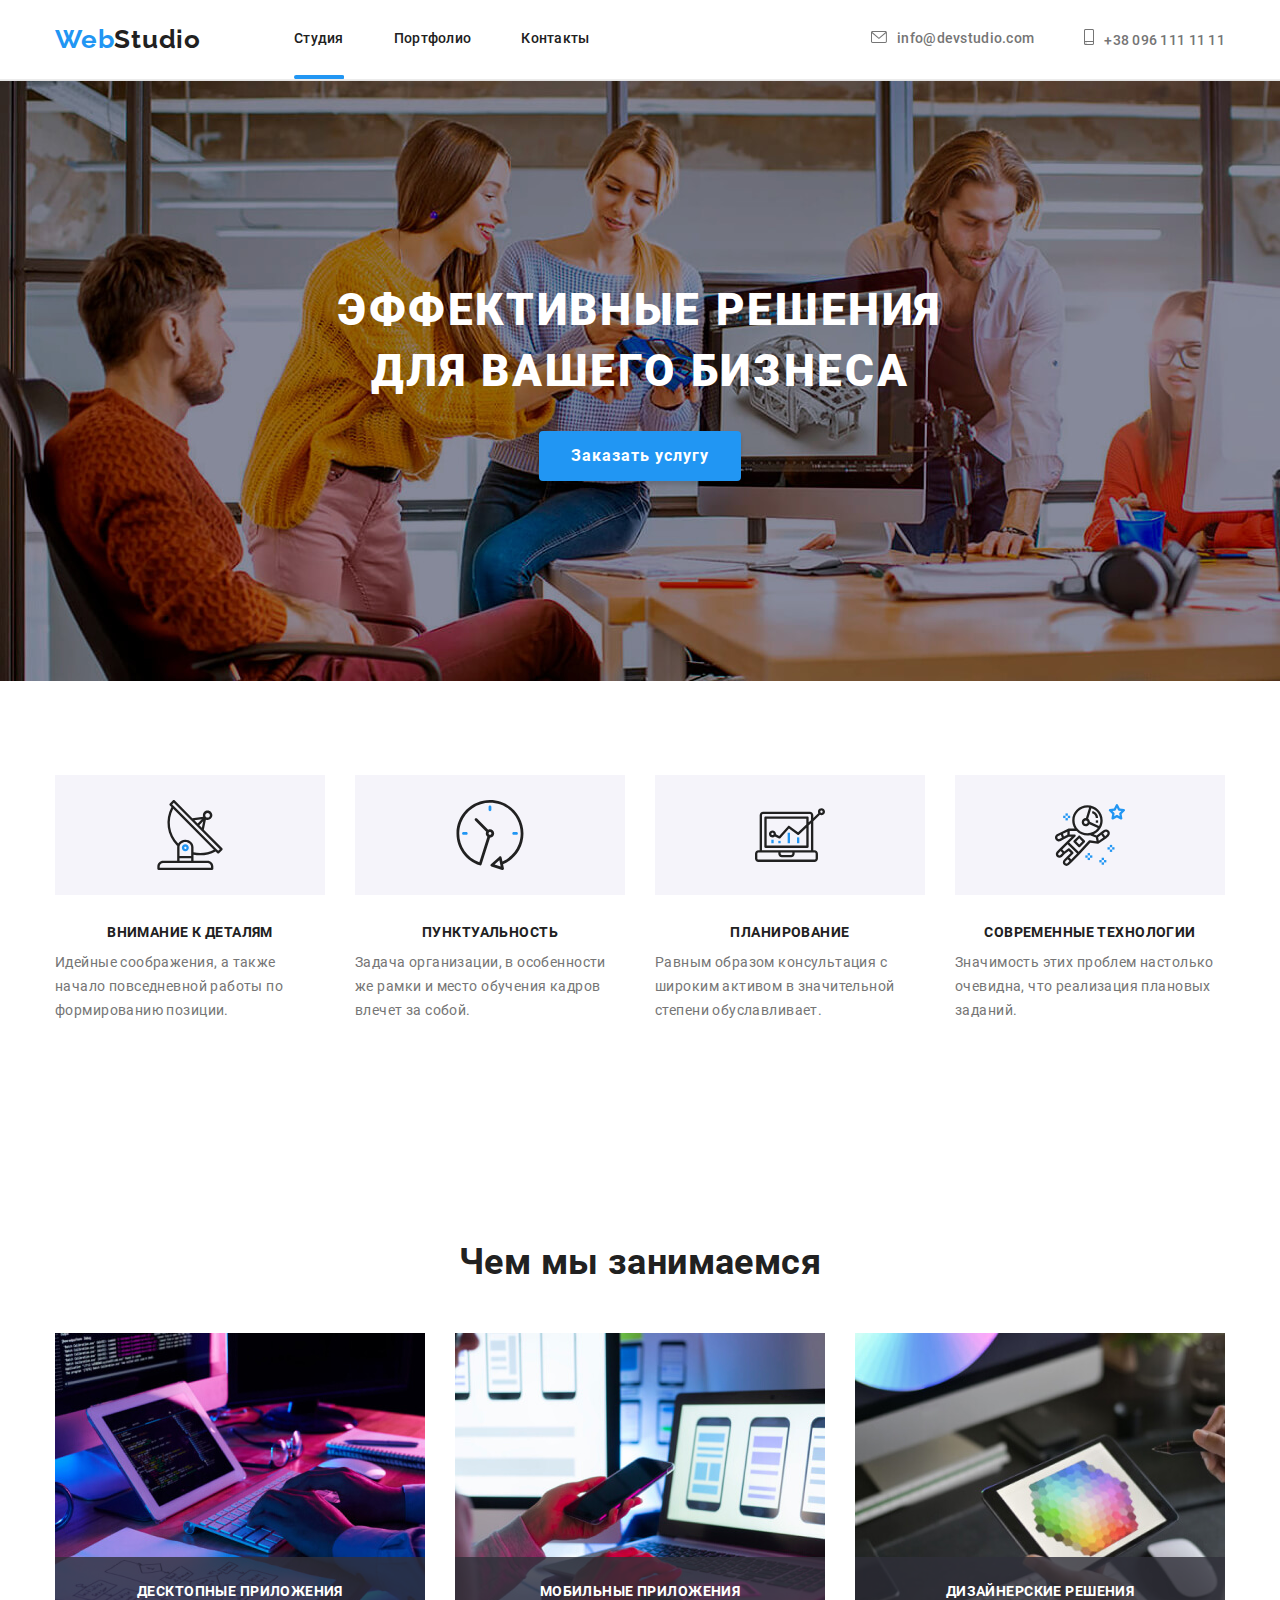
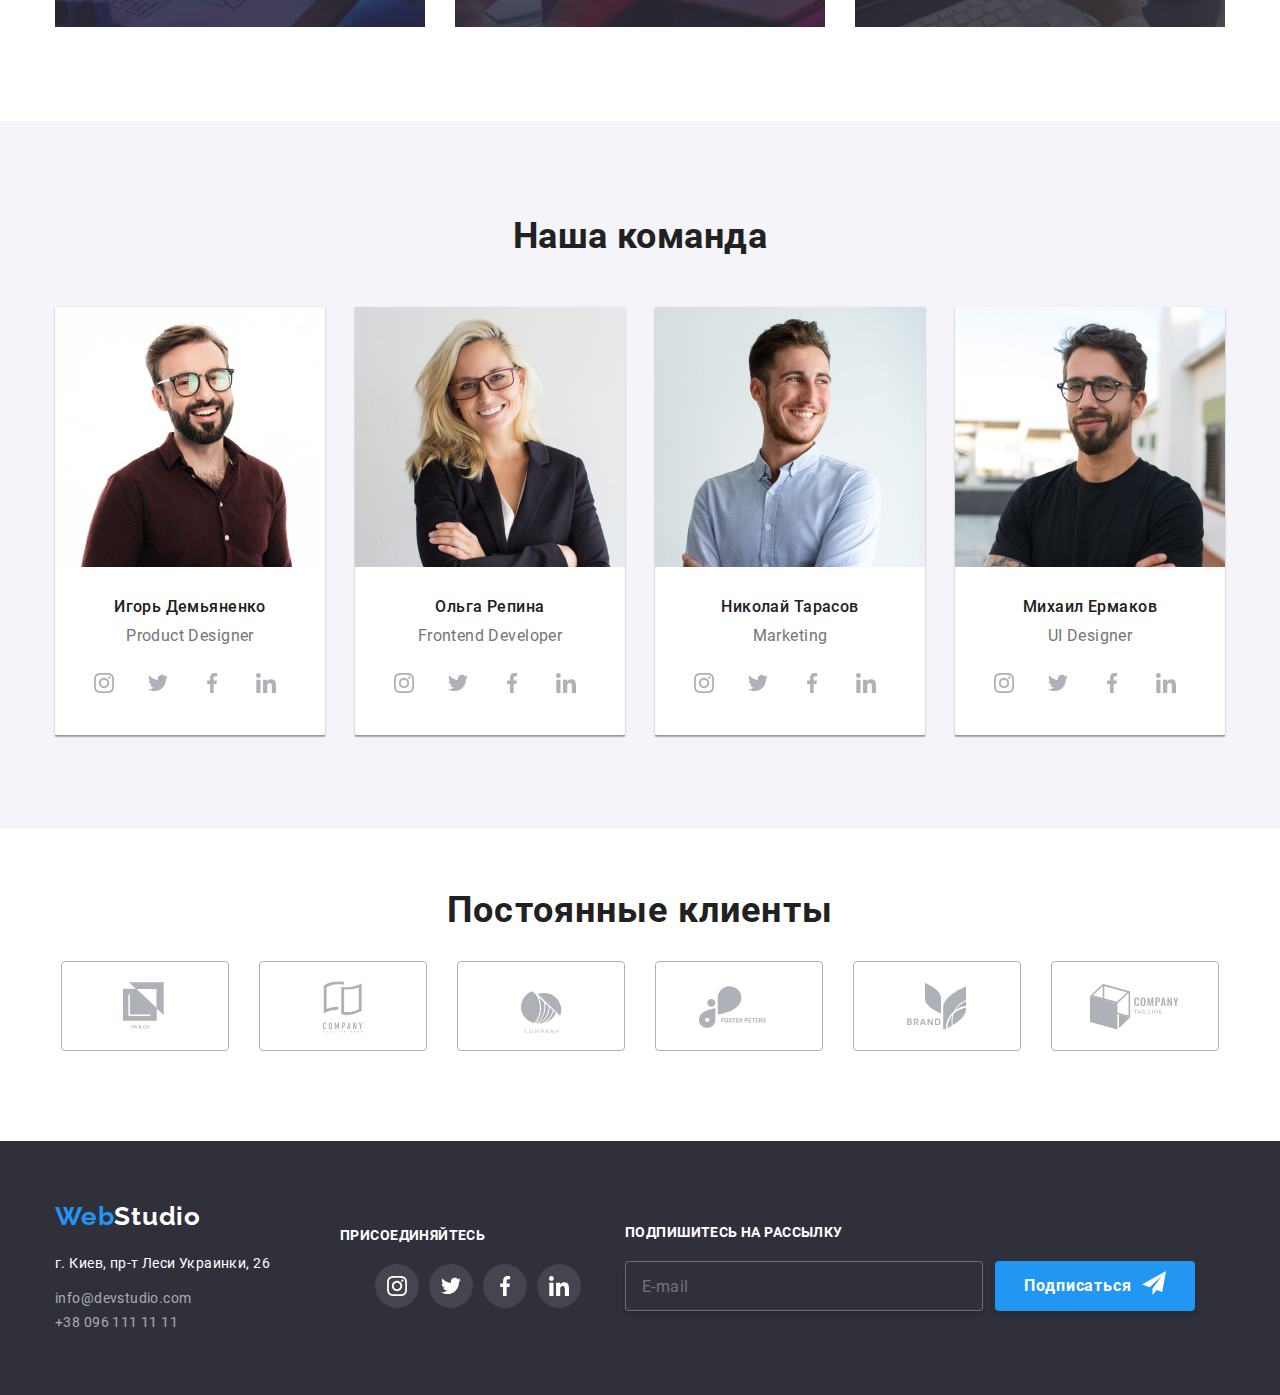
<file: index.html>
<!DOCTYPE html>
<html lang="ru">

<head>
    <meta charset="UTF-8">
    <meta name="viewport" content="width=device-width, initial-scale=1.0">
    <title>Web Studio</title>
    <link href="https://fonts.googleapis.com/css2?family=Raleway:wght@700&display=swap" rel="stylesheet">
    <link rel="stylesheet"
        href="https://cdnjs.cloudflare.com/ajax/libs/modern-normalize/1.0.0/modern-normalize.min.css">
    <link rel="stylesheet" href="./CSS/main.min.css">
</head>



<body class="page">
    <header class="header ">
        <!--Навигация-->
        <div class="container header-container">
            <nav class="navigation">

                <a class="logo link" href="./index.html">
                    <span>Web</span><span class="logo-studio">Studio</span>
                </a>

                <button type="button" class="button-menu is-open" aria-expanded="false" aria-controls="menu-container"
                    data-menu-button>
                    <svg class="menu-icon-svg hover-time" aria-label="Переключатель мобильного меню" width="40"
                        height="40">
                        <use class="menumobi" href="./images/sprite.svg#menumobi"></use>
                        <use class="closemobi" href="./images/sprite.svg#closemobi"></use>
                    </svg>

                </button>

                <div class="menu-container" id="menu-container" data-menu>
                    <div class="site-nav">
                        <ul class="site-nav list">
                            <li class="site-nav item"><a class="link nav-line line hover-time"
                                    href="./index.html">Студия
                                </a></li>
                            <li class="site-nav item"><a class="link hover-time" href="./portfolio.html">Портфолио</a>
                            </li>
                            <li class="site-nav item"><a class="link hover-time" href="">Контакты</a></li>
                        </ul>
                    </div>
                    <div class="contacts">
                        <ul class="contacts list">
                            <li class="contacts item">
                                <a href="mailto:info@devstudio.com" class="mail link hover-time">
                                    <svg class="contacts-icon-svg envelope hover-time">
                                        <use href="./images/sprite.svg#envelope"></use>
                                    </svg>info@devstudio.com
                                </a>
                            </li>
                            <li class="contacts item">
                                <a href="tel:+380961111111" class="phone link hover-time">
                                    <svg class="contacts-icon-svg smartphone hover-time">
                                        <use href="./images/sprite.svg#smartphone"></use>
                                    </svg>+38 096 111 11 11
                                </a>
                            </li>
                        </ul>
                    </div>
                </div>
            </nav>
        </div>


    </header>

    <main>


        <!--Секция главной шапки с кнопкой Заказа Герой-->
        <section class="hero">
            <div class="container hero-container">
                <div class="hero-content">
                    <h1 class="hero-title">Эффективные решения для вашего бизнеса</h1>
                </div>
                <button data-modal-open type="button" class="button">Заказать услугу</button>
            </div>

        </section>


        <section class="section-features">
            <div class="container features-container">
                <ul class="list features-list">
                    <li class="contant-box icon-antenna">
                        <h2 class="section-title-features">Внимание к деталям</h2>
                        <p>Идейные соображения, а также начало повседневной работы по формированию позиции.</p>
                    </li>
                    <li class="contant-box icon-clock">
                        <h2 class="section-title-features">Пунктуальность</h2>
                        <p>Задача организации, в особенности же рамки и место обучения кадров влечет за собой.</p>
                    </li>
                    <li class="contant-box icon-diagram">
                        <h2 class="section-title-features">Планирование</h2>
                        <p>Равным образом консультация с широким активом в значительной степени обуславливает.</p>
                    </li>
                    <li class="contant-box icon-astronaut">
                        <h2 class="section-title-features">Современные технологии</h2>
                        <p>Значимость этих проблем настолько очевидна, что реализация плановых заданий.</p>
                    </li>
                </ul>
            </div>
        </section>


        <!--Чем занимаемся-->
        <section class="section-work">
            <div class="container work-container">
                <h3 class="section-title">Чем мы занимаемся</h3>
                <div class="foto-work">
                    <ul class="list grid">
                        <li class="gallery-item">
                            <picture>
                                <source srcset="./images/workdec1.jpg 1x, ./images/workdec1@2x.jpg 2x"
                                    media="(min-width: 1200px)" />

                                <img src="./images/box1.jpg" alt="box1" width="370" />

                            </picture>

                            <p class="work-text">Десктопные приложения</p>
                        </li>
                        <li class="gallery-item">
                            <picture>
                                <source srcset="./images/workdec2.jpg 1x, ./images/workdec2@2x.jpg 2x"
                                    media="(min-width: 1200px)" />

                                <img src="./images/box2.jpg" alt="box2" width="370" height="294" />

                            </picture>

                            <p class="work-text">Мобильные приложения</p>
                        </li>
                        <li class="gallery-item">
                            <picture>
                                <source srcset="./images/workdec3.jpg 1x, ./images/workdec3@2x.jpg 2x"
                                    media="(min-width: 1200px)" />

                                <img src="./images/box3.png" alt="box3" width="370" />

                            </picture>

                            <p class="work-text">Дизайнерские решения</p>
                        </li>
                    </ul>
                </div>
            </div>
        </section>

        <!--Наша команда-->
        <section class="section-team">
            <div class="container team-container">
                <h3 class="section-title">Наша команда</h3>
                <ul class="list grid">
                    <li class="gallery-team">
                        <picture>
                            <source srcset="./images/comandec1.jpg 1x, ./images/comandec1@2x.jpg 2x"
                                media="(min-width: 1200px)" />
                            <source srcset="./images/comantab1.jpg 1x, ./images/comantab1@2x.jpg 2x"
                                media="(min-width: 768px)" />
                            <source srcset="./images/comanmob1.jpg 1x, ./images/comanmob1@2x.jpg 2x"
                                media="(max-width: 767px)" />
                            <img src="./images/img1.jpg" alt="Игорь Демьяненко" />
                        </picture>

                        <div class="team-person">
                            <h3 class="time">Игорь Демьяненко</h3>
                            <p class="profession">Product Designer</p>
                            <ul class="list social-icon">
                                <li class="social-list">
                                    <a class="social-icon-link hover-time" href="http://instagram.com" target="_blank"
                                        rel="Игорь Демьяненко" aria-label="Instagran">
                                        <svg class="social-icon-svg hover-time">
                                            <use href="./images/sprite.svg#instagram">
                                            </use>
                                        </svg>
                                    </a>
                                </li>
                                <li class="social-list">
                                    <a class="social-icon-link hover-time" href="http://twitter.com" target="_blank"
                                        rel="Игорь Демьяненко" aria-label="Twitter">
                                        <svg class="social-icon-svg hover-time">
                                            <use href="./images/sprite.svg#twitter"></use>
                                        </svg>
                                    </a>
                                </li>
                                <li class="social-list">
                                    <a class="social-icon-link hover-time" href="http://facebook.com" target="_blank"
                                        rel="Игорь Демьяненко" aria-label="Facebook">
                                        <svg class="social-icon-svg hover-time">
                                            <use href="./images/sprite.svg#facebook"></use>
                                        </svg>
                                    </a>
                                </li>
                                <li class="social-list">
                                    <a class="social-icon-link hover-time" href="http://linkedin.com" target="_blank"
                                        rel="Игорь Демьяненко" aria-label="Linkedin">
                                        <svg class="social-icon-svg hover-time">
                                            <use href="./images/sprite.svg#linkedin"></use>
                                        </svg>
                                    </a>
                                </li>
                            </ul>
                        </div>
                    </li>
                    <li class="gallery-team">
                        <picture>
                            <source srcset="./images/comandec2.jpg 1x, ./images/comandec2@2x.jpg 2x"
                                media="(min-width: 1200px)" />
                            <source srcset="./images/comantab2.jpg 1x, ./images/comantab2@2x.jpg 2x"
                                media="(min-width: 768px)" />
                            <source srcset="./images/comanmob2.jpg 1x, ./images/comanmob2@2x.jpg 2x"
                                media="(max-width: 767px)" />
                            <img src="./images/img2.jpg" alt="Ольга Репина" />
                        </picture>
                        <div class="team-person">
                            <h3 class="time">Ольга Репина</h3>
                            <p class="profession">Frontend Developer</p>
                            <ul class="list social-icon">
                                <li class="social-list">
                                    <a class="social-icon-link hover-time" href="http://instagram.com" target="_blank"
                                        rel="Ольга Репина" aria-label="Instagran">
                                        <svg class="social-icon-svg hover-time">
                                            <use href="./images/sprite.svg#instagram">
                                            </use>
                                        </svg>
                                    </a>
                                </li>
                                <li class="social-list">
                                    <a class="social-icon-link hover-time" href="http://twitter.com" target="_blank"
                                        rel="Ольга Репина" aria-label="Twitter">
                                        <svg class="social-icon-svg hover-time">
                                            <use href="./images/sprite.svg#twitter"></use>
                                        </svg>
                                    </a>
                                </li>
                                <li class="social-list">
                                    <a class="social-icon-link hover-time" href="http://facebook.com" target="_blank"
                                        rel="Ольга Репина" aria-label="Facebook">
                                        <svg class="social-icon-svg hover-time">
                                            <use href="./images/sprite.svg#facebook"></use>
                                        </svg>
                                    </a>
                                </li>
                                <li class="social-list">
                                    <a class="social-icon-link hover-time" href="http://linkedin.com" target="_blank"
                                        rel="Ольга Репина" aria-label="Linkedin">
                                        <svg class="social-icon-svg hover-time">
                                            <use href="./images/sprite.svg#linkedin"></use>
                                        </svg>
                                    </a>
                                </li>
                            </ul>
                        </div>
                    </li>
                    <li class="gallery-team">
                        <picture>
                            <source srcset="./images/comandec3.jpg 1x, ./images/comandec3@2x.jpg 2x"
                                media="(min-width: 1200px)" />
                            <source srcset="./images/comantab3.jpg 1x, ./images/comantab3@2x.jpg 2x"
                                media="(min-width: 768px)" />
                            <source srcset="./images/comanmob3.jpg 1x, ./images/comanmob3@2x.jpg 2x"
                                media="(max-width: 767px)" />
                            <img src="./images/img3.jpg" alt="Николай Тарасов" />
                        </picture>

                        <div class="team-person">
                            <h3 class="time">Николай Тарасов</h3>
                            <p class="profession">Marketing</p>
                            <ul class="list social-icon">
                                <li class="social-list">
                                    <a class="social-icon-link hover-time" href="http://instagram.com" target="_blank"
                                        rel="Николай Тарасов" aria-label="Instagran">
                                        <svg class="social-icon-svg hover-time">
                                            <use href="./images/sprite.svg#instagram">
                                            </use>
                                        </svg>
                                    </a>
                                </li>
                                <li class="social-list">
                                    <a class="social-icon-link hover-time" href="http://twitter.com" target="_blank"
                                        rel="Николай Тарасов" aria-label="Twitter">
                                        <svg class="social-icon-svg hover-time">
                                            <use href="./images/sprite.svg#twitter"></use>
                                        </svg>
                                    </a>
                                </li>
                                <li class="social-list">
                                    <a class="social-icon-link hover-time" href="http://facebook.com" target="_blank"
                                        rel="Николай Тарасов" aria-label="Facebook">
                                        <svg class="social-icon-svg hover-time">
                                            <use href="./images/sprite.svg#facebook"></use>
                                        </svg>
                                    </a>
                                </li>
                                <li class="social-list">
                                    <a class="social-icon-link hover-time" href="http://linkedin.com" target="_blank"
                                        rel="Николай Тарасов" aria-label="Linkedin">
                                        <svg class="social-icon-svg hover-time">
                                            <use href="./images/sprite.svg#linkedin"></use>
                                        </svg>
                                    </a>
                                </li>
                            </ul>
                        </div>
                    </li>
                    <li class="gallery-team">
                        <picture>
                            <source srcset="./images/comandec4.jpg 1x, ./images/comandec4@2x.jpg 2x"
                                media="(min-width: 1200px)" />
                            <source srcset="./images/comantab4.jpg 1x, ./images/comantab4@2x.jpg 2x"
                                media="(min-width: 768px)" />
                            <source srcset="./images/comanmob4.jpg 1x, ./images/comanmob4@2x.jpg 2x"
                                media="(max-width: 767px)" />
                            <img src="./images/img4.jpg" alt="Михаил Ермаков" />
                        </picture>
                        <div class="team-person">
                            <h3 class="time">Михаил Ермаков</h3>
                            <p class="profession">UI Designer</p>
                            <ul class="list social-icon">
                                <li class="social-list">
                                    <a class="social-icon-link hover-time" href="http://instagram.com" target="_blank"
                                        rel="Михаил Ермаков" aria-label="Instagran">
                                        <svg class="social-icon-svg hover-time">
                                            <use href="./images/sprite.svg#instagram">
                                            </use>
                                        </svg>
                                    </a>
                                </li>
                                <li class="social-list">
                                    <a class="social-icon-link hover-time" href="http://twitter.com" target="_blank"
                                        rel="Михаил Ермаков" aria-label="Twitter">
                                        <svg class="social-icon-svg hover-time">
                                            <use href="./images/sprite.svg#twitter"></use>
                                        </svg>
                                    </a>
                                </li>
                                <li class="social-list">
                                    <a class="social-icon-link hover-time" href="http://facebook.com" target="_blank"
                                        rel="Михаил Ермаков" aria-label="Facebook">
                                        <svg class="social-icon-svg hover-time">
                                            <use href="./images/sprite.svg#facebook"></use>
                                        </svg>
                                    </a>
                                </li>
                                <li class="social-list">
                                    <a class="social-icon-link hover-time" href="http://linkedin.com" target="_blank"
                                        rel="Михаил Ермаков" aria-label="Linkedin">
                                        <svg class="social-icon-svg hover-time">
                                            <use href="./images/sprite.svg#linkedin"></use>
                                        </svg>
                                    </a>
                                </li>
                            </ul>
                        </div>
                    </li>
                </ul>
            </div>
        </section>


        <!--Клиенты-->
        <section class="section-clients">
            <div class="container clients-container">
                <h3 class="clients-title">Постоянные клиенты</h3>
                <ul class="grid list">
                    <li class="clients-list hover-time">
                        <a class="clients-icon-link" href="http://yaco" target="_blank" rel="YA & CO"
                            aria-label="YA & CO">
                            <svg class="clients-icon-svg logo1 hover-time">
                                <use href="./images/sprite.svg#logo1">
                                </use>
                            </svg>
                        </a>
                    </li>
                    <li class="clients-list hover-time">
                        <a class="clients-icon-link" href="http://tagline" target="_blank" rel="Company Nagline here"
                            aria-label="YA & CO">
                            <svg class="clients-icon-svg logo2 hover-time">
                                <use href="./images/sprite.svg#logo2">
                                </use>
                            </svg>
                        </a>
                    </li>
                    <li class="clients-list hover-time">
                        <a class="clients-icon-link" href="http://company" target="_blank" rel="Company"
                            aria-label="YA & CO">
                            <svg class="clients-icon-svg logo3 hover-time">
                                <use href="./images/sprite.svg#logo3">
                                </use>
                            </svg>
                        </a>
                    </li>
                    <li class="clients-list hover-time">
                        <a class="clients-icon-link" href="http://foster" target="_blank" rel="Foster Peters"
                            aria-label="YA & CO">
                            <svg class="clients-icon-svg logo4 hover-time">
                                <use href="./images/sprite.svg#logo4">
                                </use>
                            </svg>
                        </a>
                    </li>
                    <li class="clients-list hover-time">
                        <a class="clients-icon-link" href="http://brand" target="_blank" rel="Brand"
                            aria-label="YA & CO">
                            <svg class="clients-icon-svg logo5 hover-time">
                                <use href="./images/sprite.svg#logo5">
                                </use>
                            </svg>
                        </a>
                    </li>
                    <li class="clients-list hover-time">
                        <a class="clients-icon-link" href="http://tagline" target="_blank" rel="Company Tagline"
                            aria-label="YA & CO">
                            <svg class="clients-icon-svg logo6 hover-time">
                                <use href="./images/sprite.svg#logo6">
                                </use>
                            </svg>
                        </a>
                    </li>
                </ul>


            </div>
        </section>
    </main>

    <!--Футер-->
    <footer class="footer">
        <div class="container footer-container">
            <div class="footer-content">
                <div class="footer-content-tabl footer-content-right">
                    <a class="logo link" href="./index.html">
                        <span class="logo-web">Web</span><span class="logo-studio-wight">Studio</span>
                    </a>
                    <address class="footer-list">
                        <span class="map">г. Киев, пр-т Леси Украинки, 26</span><br />
                        <a class="footer-mail link" href="mailto:info@devstudio.com">info@devstudio.com</a><br />
                        <a href="tel:+380961111111" class="link">+38 096 111 11 11</a>
                    </address>
                </div>
                <div class="footer-content-tabl footer-content-right">
                    <h3 class="footer-content-text">Присоединяйтесь</h3>
                    <ul class="list social-icon">
                        <li class="social-list">
                            <a class="social-icon-link footer-link hover-time" href="http://instagram.com"
                                target="_blank" rel="Web Studio" aria-label="Instagran">
                                <svg class="social-icon-svg footer-svg">
                                    <use href="./images/sprite.svg#instagram">
                                    </use>
                                </svg>
                            </a>
                        </li>
                        <li class="social-list">
                            <a class="social-icon-link footer-link hover-time" href="http://twitter.com" target="_blank"
                                rel="Web Studio" aria-label="Twitter">
                                <svg class="social-icon-svg footer-svg">
                                    <use href="./images/sprite.svg#twitter"></use>
                                </svg>
                            </a>
                        </li>
                        <li class="social-list">
                            <a class="social-icon-link footer-link hover-time" href="http://facebook.com"
                                target="_blank" rel="Web Studio" aria-label="Facebook">
                                <svg class="social-icon-svg footer-svg">
                                    <use href="./images/sprite.svg#facebook"></use>
                                </svg>
                            </a>
                        </li>
                        <li class="social-list footer-social-list">
                            <a class="social-icon-link footer-link hover-time" href="http://linkedin.com"
                                target="_blank" rel="Web Studio" aria-label="Linkedin">
                                <svg class="social-icon-svg footer-svg">
                                    <use href="./images/sprite.svg#linkedin"></use>
                                </svg>
                            </a>
                        </li>
                    </ul>
                </div>
            </div>
            <div class="footer-content">
                <div class="footer-content-right">

                    <h3 class="footer-content-text">Подпишитесь на рассылку</h3>
                    <form class="footer-form">
                        <div class="join">
                            <input class="join-wrap" type="email" name="mail" id="mail" placeholder="E-mail"
                                autocomplete="off" />

                            <button class="button button-footer join-wrap" type="submit">
                                <span class="bt-foot-title icon-send">Подпиcаться</span>
                            </button>
                        </div>
                    </form>
                </div>




            </div>
        </div>
    </footer>

    <!--Модальное окно-->
    <div class="backdrop is-hidden hover-time" data-modal>

        <div class="modal">
            <button class="button-modal-close" data-modal-close>
                <svg class="modal-close-svg">
                    <use href="./images/sprite.svg#closeblack"></use>
                </svg>
            </button>

            <form class="modal-form" autocomplete="off">
                <h3 class="form-title">Оставьте свои данные, мы вам перезвоним</h3>
                <div class="form-file">
                    <label for="name" class="form-content">Имя</label>

                    <div class="form-icon">
                        <input class="form-box" type="text" name="name" id="name" pattern="^[А-Яа-яЁё\s]+$" required
                            autofocus>

                        <svg class="modal-svg">
                            <use href="./images/sprite.svg#user"></use>
                        </svg>
                    </div>
                </div>
                <div class="form-file">
                    <label for="tel" class="form-content">Телефон</label>
                    <div class="form-icon">
                        <input class="form-box" type="tel" name="tel" id="tel" required>
                        <svg class="modal-svg">
                            <use href="./images/sprite.svg#telefon"></use>
                        </svg>
                    </div>
                </div>
                <div class="form-file">
                    <label for="email" class="form-content">Почта</label>
                    <div class="form-icon">
                        <input class="form-box" type="email" name="email" id="email" required>
                        <svg class="modal-svg">
                            <use href="./images/sprite.svg#mailmod"></use>
                        </svg>
                    </div>
                </div>

                <div class="form-file">
                    <label for="user-message" class="form-content">Комментарий</label>
                    <textarea class="message" name="user-message" id="user-message" rows="5"
                        placeholder="Введите текст"> </textarea>
                </div>

                <label class="checkbox-lable">
                    <input type="checkbox" class="checkbox" name="consent" value="consent" />
                    <span class="chek-icon"></span>
                    Соглашаюсь с рассылкой и принимаю
                    <a class="link link-consent" href="" rel="" target="_blank">Условия договора</a>
                </label>
                <div class="modal-box-but">
                    <button class="button button-modal" type="submit">Отправить</button>
                </div>
            </form>


        </div>

    </div>


    <script src="./js/modal.js"></script>
    <script src="./js/menu.js"></script>

</body>


</html>
</file>
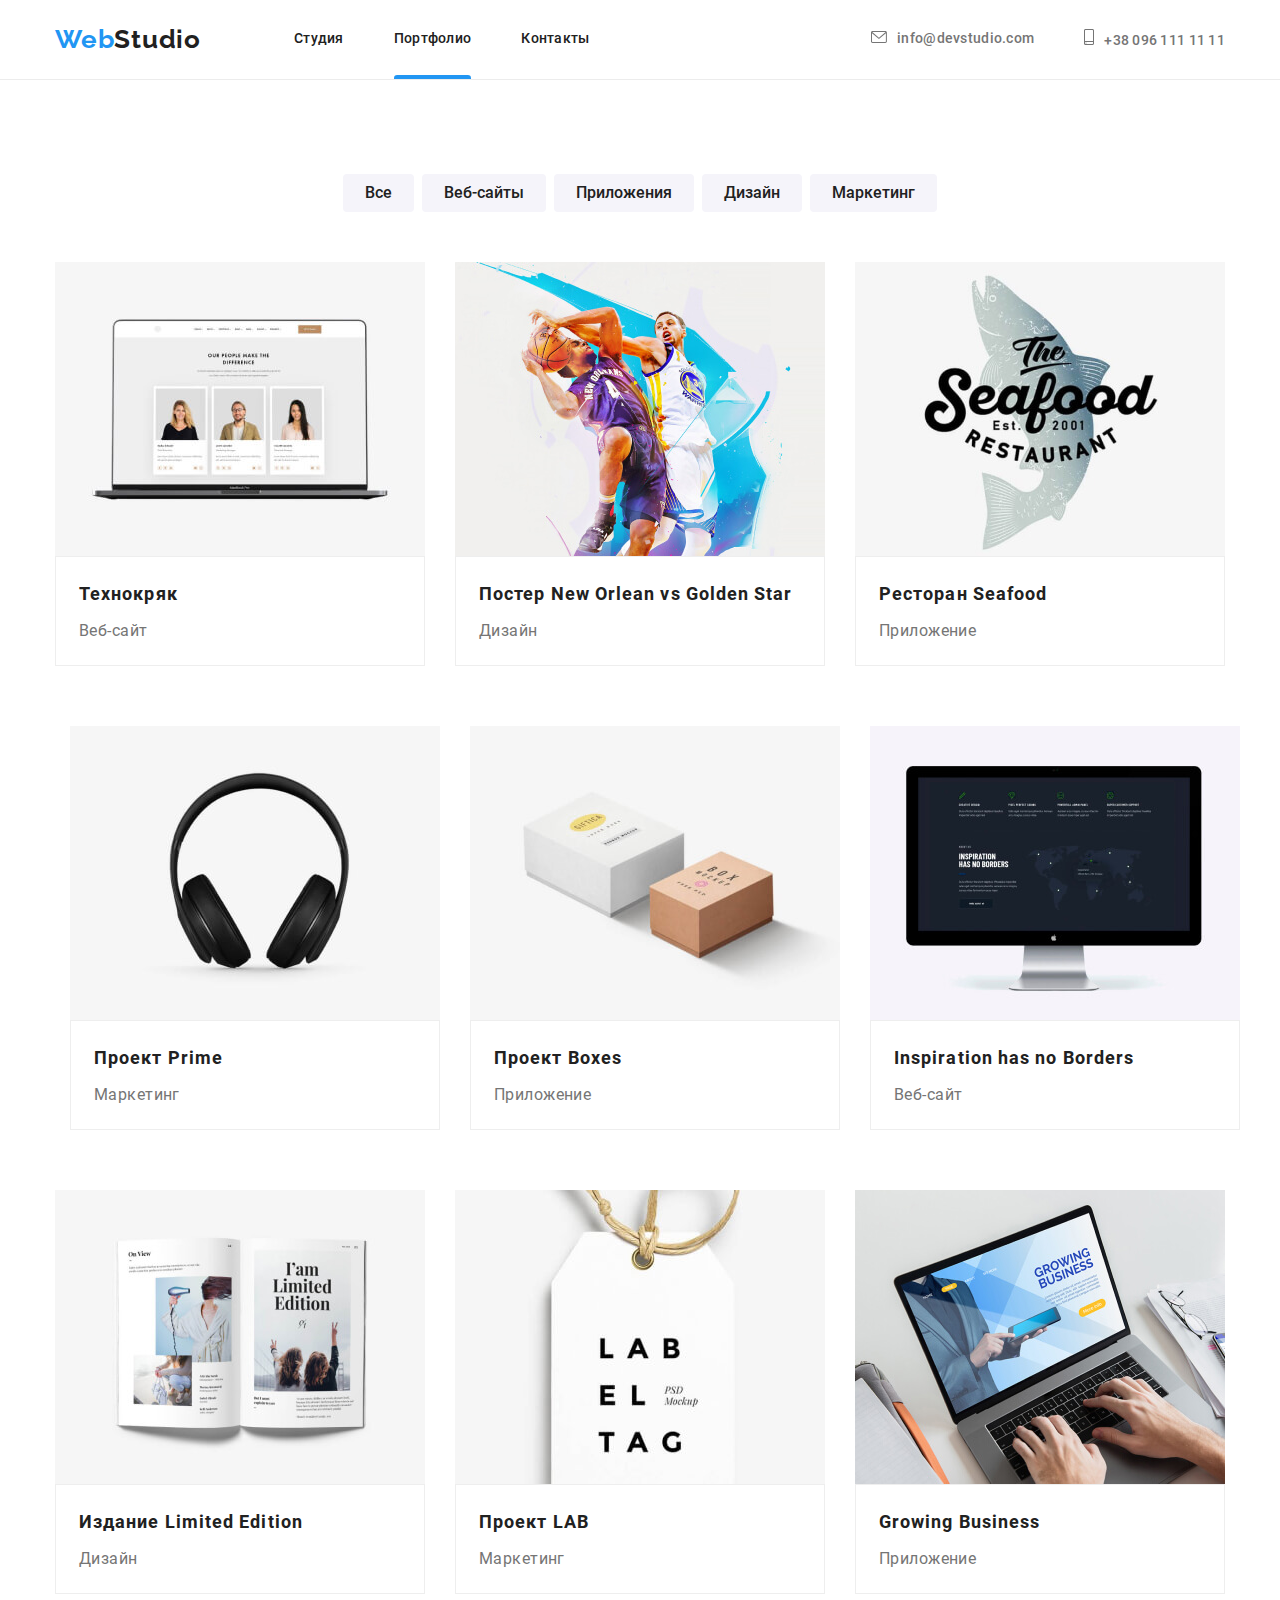
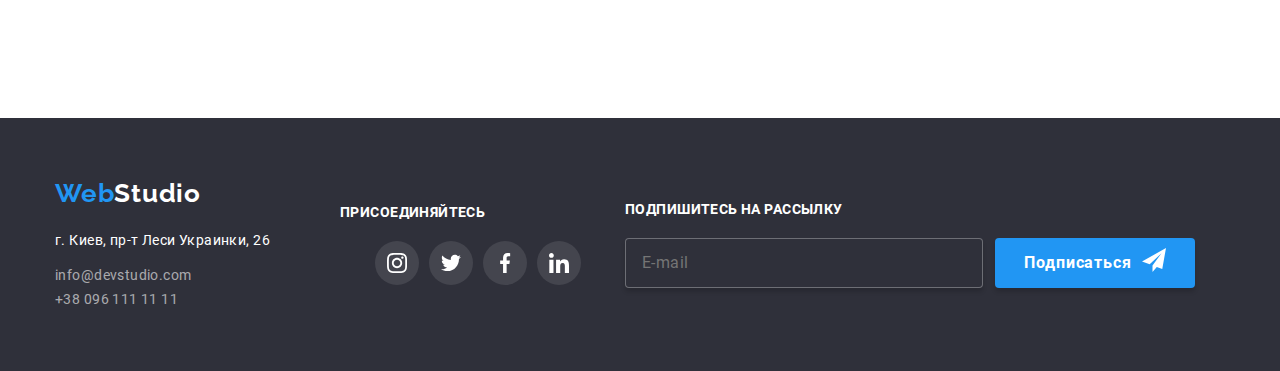
<file: portfolio.html>
<!DOCTYPE html>
<html lang="ru">

<head>
    <meta charset="UTF-8">
    <meta name="viewport" content="width=device-width, initial-scale=1.0">
    <title>Web Studio</title>
    <link href="https://fonts.googleapis.com/css2?family=Raleway:wght@700&display=swap" rel="stylesheet">
    <link rel="stylesheet"
        href="https://cdnjs.cloudflare.com/ajax/libs/modern-normalize/1.0.0/modern-normalize.min.css">
    <link rel="stylesheet" href="./CSS/main.min.css">

</head>

<body class="page">
    <header class="header">
        <div class="container header-container" >
        <!--Навигация-->
    
        <nav class="navigation">
    
            <a class="logo link" href="./index.html">
                <span>Web</span><span class="logo-studio">Studio</span>
            </a>
    
            <button type="button" class="button-menu is-open" aria-expanded="false" aria-controls="menu-container" data-menu-button>
                <svg class="menu-icon-svg hover-time" aria-label="Переключатель мобильного меню" width="40" height="40">
                    <use class="menumobi" href="./images/sprite.svg#menumobi"></use>
                    <use class="closemobi" href="./images/sprite.svg#closemobi"></use>
                </svg>
            
            </button>
    
            <div class="menu-container" id="menu-container" data-menu>
                <div class="site-nav">
                    <ul class="site-nav list">
                        <li class="site-nav item"><a class="link hover-time" href="./index.html">Студия
                            </a></li>
                        <li class="site-nav item"><a class="link nav-line line hover-time" href="./portfolio.html">Портфолио</a></li>
                        <li class="site-nav item"><a class="link hover-time" href="">Контакты</a></li>
                    </ul>
                </div>
                <div class="contacts">
                    <ul class="contacts list">
                        <li class="contacts item">
                            <a href="mailto:info@devstudio.com" class="mail link hover-time">
                                <svg class="contacts-icon-svg envelope hover-time">
                                    <use href="./images/sprite.svg#envelope"></use>
                                </svg>info@devstudio.com
                            </a>
                        </li>
                        <li class="contacts item">
                            <a href="tel:+380961111111" class="phone link hover-time">
                                <svg class="contacts-icon-svg smartphone hover-time">
                                    <use href="./images/sprite.svg#smartphone"></use>
                                </svg>+38 096 111 11 11
                            </a>
                        </li>
                    </ul>
                </div>
            </div>
        </nav>
    
        </div>
    
    </header>
    
    <main>
        <!--Секция наши работы-->
        <section class="section-portfolio">
            <div class="container portfolio-container">
                <div class="button-portfolio">
                    <button type="button" class="button-filter hover-time">Все</button>
                    <button type="button" class="button-filter hover-time">Веб-сайты</button>
                    <button type="button" class="button-filter hover-time">Приложения</button>
                    <button type="button" class="button-filter hover-time">Дизайн</button>
                    <button type="button" class="button-filter hover-time">Маркетинг</button>
                </div>

                <!---->
                <ul class="list card-set">
                    <li class="gallery-portfolio">

                        <a class="link portfolio-link" href="">
                            <div class="menu-img">
                                <picture>
                                    <source srcset="./images/portfdec1.jpg 1x, ./images/portfdec2@2x.jpg 2x" media="(min-width: 1200px)" />
                                    <source srcset="./images/portftab1.jpg 1x, ./images/portftab1@2x.jpg 2x" media="(min-width: 768px)" />
                                    <source srcset="./images/portfmob1.jpg 1x, ./images/portfmob1@2x.jpg 2x" media="(max-width: 767px)" />
                                <img class="grid-img" src="./images/img5.jpg" alt="Технокряк" />
                                </picture>                                

                                <div class="menu-overlay">
                                    <p class="menu-text">Технокряк это современная площадка распространения
                                        коронавируса. Компании
                                        используют эту платформу для цифрового
                                        шпионажа и атак на защищённые сервера конкурентов.</p>
                                </div>
                            </div>
                            <div class="project">
                                <h2 class="project-title">Технокряк</h2>
                                <p class="project-subtitle">Веб-сайт</p>
                            </div>
                        </a>

                    </li>
                    <li class="gallery-portfolio">
                        <a class="link portfolio-link" href="">
                            <div class="menu-img">
                                <picture>
                                    <source srcset="./images/portfdec2.jpg 1x, ./images/portfdec2@2x.jpg 2x" media="(min-width: 1200px)" />
                                    <source srcset="./images/portftab2.jpg 1x, ./images/portftab2@2x.jpg 2x" media="(min-width: 768px)" />
                                    <source srcset="./images/portfmob2.jpg 1x, ./images/portfmob2@2x.jpg 2x" media="(max-width: 767px)" />
                                    <img src="./images/img6.jpg" alt="Постер New Orlean vs Golden Star" />

                                </picture>
                                
                                <div class="menu-overlay">
                                    <p class="menu-text">Технокряк это современная площадка распространения
                                        коронавируса. Компании
                                        используют эту платформу для цифрового
                                        шпионажа и атак на защищённые сервера конкурентов.</p>
                                </div>
                            </div>
                            <div class="project">
                                <h2 class="project-title">Постер New Orlean vs Golden Star</h2>
                                <p class="project-subtitle">Дизайн</p>
                            </div>
                        </a>
                    </li>
                    <li class="gallery-portfolio">
                        <a class="link portfolio-link" href="">
                            <div class="menu-img">
                                <picture>
                                    <source srcset="./images/portfdec3.jpg 1x, ./images/portfdec3@2x.jpg 2x" media="(min-width: 1200px)" />
                                    <source srcset="./images/portftab3.jpg 1x, ./images/portftab3@2x.jpg 2x" media="(min-width: 768px)" />
                                    <source srcset="./images/portfmob3.jpg 1x, ./images/portfmob3@2x.jpg 2x" media="(max-width: 767px)" />
                                    <img src="./images/img7.jpg" alt="Ресторан Seafood" />

                                </picture>
                               
                                <div class="menu-overlay">
                                    <p class="menu-text">Технокряк это современная площадка распространения
                                        коронавируса. Компании
                                        используют эту платформу для цифрового
                                        шпионажа и атак на защищённые сервера конкурентов.</p>
                                </div>
                            </div>
                            <div class="project">
                                <h2 class="project-title">Ресторан Seafood</h2>
                                <p class="project-subtitle">Приложение</p>
                            </div>
                        </a>
                    </li>
                    <li class="gallery-portfolio">
                        <a class="link portfolio-link" href="">
                            <div class="menu-img">
                                <picture>
                                    <source srcset="./images/portfdec4.jpg 1x, ./images/portfdec4@2x.jpg 2x" media="(min-width: 1200px)" />
                                    <source srcset="./images/portftab4.jpg 1x, ./images/portftab4@2x.jpg 2x" media="(min-width: 768px)" />
                                    <source srcset="./images/portfmob4.jpg 1x, ./images/portfmob4@2x.jpg 2x" media="(max-width: 767px)" />

                                <img src="./images/img8.jpg" alt="Проект Prime" />
                                </picture>
                                
                                <div class="menu-overlay">
                                    <p class="menu-text">Технокряк это современная площадка распространения
                                        коронавируса. Компании
                                        используют эту платформу для цифрового
                                        шпионажа и атак на защищённые сервера конкурентов.</p>
                                </div>
                            </div>
                            <div class="project">
                                <h2 class="project-title">Проект Prime</h2>
                                <p class="project-subtitle">Маркетинг</p>
                            </div>
                        </a>
                    </li>
                    <li class="gallery-portfolio">
                        <a class="link portfolio-link" href="">
                            <div class="menu-img">
                                <picture>
                                    <source srcset="./images/portfdec5.jpg 1x, ./images/portfdec5@2x.jpg 2x" media="(min-width: 1200px)" />
                                    <source srcset="./images/portftab5.jpg 1x, ./images/portftab5@2x.jpg 2x" media="(min-width: 768px)" />
                                    <source srcset="./images/portfmob5.jpg 1x, ./images/portfmob5@2x.jpg 2x" media="(max-width: 767px)" />

                                <img src="./images/img9.jpg" alt="Проект Boxes"  />
                                </picture>
                              
                                <div class="menu-overlay">
                                    <p class="menu-text">Технокряк это современная площадка распространения
                                        коронавируса. Компании
                                        используют эту платформу для цифрового
                                        шпионажа и атак на защищённые сервера конкурентов.</p>
                                </div>
                            </div>
                            <div class="project">
                                <h2 class="project-title">Проект Boxes</h2>
                                <p class="project-subtitle">Приложение</p>
                            </div>
                        </a>
                    </li>
                    <li class="gallery-portfolio">
                        <a class="link portfolio-link" href="">
                            <div class="menu-img">
                                <picture>
                                <source srcset="./images/portfdec6.jpg 1x, ./images/portfdec6@2x.jpg 2x" media="(min-width: 1200px)" />
                                <source srcset="./images/portftab6.jpg 1x, ./images/portftab6@2x.jpg 2x" media="(min-width: 768px)" />
                                <source srcset="./images/portfmob6.jpg 1x, ./images/portfmob6@2x.jpg 2x" media="(max-width: 767px)" />

                                    <img src="./images/img10.jpg" alt="Inspiration has no Borders"/>

                                </picture>
                                
                                <div class="menu-overlay">
                                    <p class="menu-text">Технокряк это современная площадка распространения
                                        коронавируса. Компании
                                        используют эту платформу для цифрового
                                        шпионажа и атак на защищённые сервера конкурентов.</p>
                                </div>
                            </div>
                            <div class="project">
                                <h2 class="project-title">Inspiration has no Borders</h2>
                                <p class="project-subtitle">Веб-сайт</p>
                            </div>
                        </a>
                    </li>
                    <li class="gallery-portfolio">
                        <a class="link portfolio-link" href="">
                            <div class="menu-img">
                                <picture>
                                    <source srcset="./images/portfdec7.jpg 1x, ./images/portfdec7@2x.jpg 2x" media="(min-width: 1200px)" />
                                    <source srcset="./images/portftab7.jpg 1x, ./images/portftab7@2x.jpg 2x" media="(min-width: 768px)" />
                                    <source srcset="./images/portfmob7.jpg 1x, ./images/portfmob7@2x.jpg 2x" media="(max-width: 767px)" />
                                    <img src="./images/img11.jpg" alt="Издание Limited Edition"  />

                                </picture>
                              
                                <div class="menu-overlay">
                                    <p class="menu-text">Технокряк это современная площадка распространения
                                        коронавируса. Компании
                                        используют эту платформу для цифрового
                                        шпионажа и атак на защищённые сервера конкурентов.</p>
                                </div>
                            </div>
                            <div class="project">
                                <h2 class="project-title">Издание Limited Edition</h2>
                                <p class="project-subtitle">Дизайн</p>
                            </div>
                        </a>
                    </li>
                    <li class="gallery-portfolio">
                        <a class="link portfolio-link" href="">
                            <div class="menu-img">
                                <picture>
                                    <source srcset="./images/portfdec8.jpg 1x, ./images/portfdec8@2x.jpg 2x" media="(min-width: 1200px)" />
                                    <source srcset="./images/portftab8.jpg 1x, ./images/portftab8@2x.jpg 2x" media="(min-width: 768px)" />
                                    <source srcset="./images/portfmob8.jpg 1x, ./images/portfmob8@2x.jpg 2x" media="(max-width: 767px)" />
                                    <img src="./images/img12.jpg" alt="Проект LAB" />

                                </picture>
                                
                                <div class="menu-overlay">
                                    <p class="menu-text">Технокряк это современная площадка распространения
                                        коронавируса. Компании
                                        используют эту платформу для цифрового
                                        шпионажа и атак на защищённые сервера конкурентов.</p>
                                </div>
                            </div>
                            <div class="project">
                                <h2 class="project-title">Проект LAB</h2>
                                <p class="project-subtitle">Маркетинг</p>
                            </div>
                        </a>
                    </li>
                    <li class="gallery-portfolio">
                        <a class="link portfolio-link" href="">
                            <div class="menu-img">
                                <picture>
                                    <source srcset="./images/portfdec9.jpg 1x, ./images/portfdec9@2x.jpg 2x" media="(min-width: 1200px)" />
                                    <source srcset="./images/portftab9.jpg 1x, ./images/portftab9@2x.jpg 2x" media="(min-width: 768px)" />
                                    <source srcset="./images/portfmob9.jpg 1x, ./images/portfmob9@2x.jpg 2x" media="(max-width: 767px)" />

                                        <img src="./images/img13.jpg" alt="Growing Business" />

                                </picture>
                            
                                <div class="menu-overlay">
                                    <p class="menu-text">Технокряк это современная площадка распространения
                                        коронавируса. Компании
                                        используют эту платформу для цифрового
                                        шпионажа и атак на защищённые сервера конкурентов.</p>
                                </div>
                            </div>
                            <div class="project">
                                <h2 class="project-title">Growing Business</h2>
                                <p class="project-subtitle">Приложение</p>
                            </div>
                        </a>
                    </li>
                </ul>
            </div>
        </section>


    </main>

    <!--Футер-->
    <footer class="footer">
        <div class="container footer-container">
            <div class="footer-content">
                <div class="footer-content-tabl footer-content-right">
                    <a class="logo link" href="./index.html">
                        <span class="logo-web">Web</span><span class="logo-studio-wight">Studio</span>
                    </a>
                    <address class="footer-list">
                        <span class="map">г. Киев, пр-т Леси Украинки, 26</span><br />
                        <a class="footer-mail link" href="mailto:info@devstudio.com">info@devstudio.com</a><br />
                        <a href="tel:+380961111111" class="link">+38 096 111 11 11</a>
                    </address>
                </div>
                <div class="footer-content-tabl footer-content-right">
                    <h3 class="footer-content-text">Присоединяйтесь</h3>
                    <ul class="list social-icon">
                        <li class="social-list">
                            <a class="social-icon-link footer-link hover-time" href="http://instagram.com" target="_blank"
                                rel="Web Studio" aria-label="Instagran">
                                <svg class="social-icon-svg footer-svg">
                                    <use href="./images/sprite.svg#instagram">
                                    </use>
                                </svg>
                            </a>
                        </li>
                        <li class="social-list">
                            <a class="social-icon-link footer-link hover-time" href="http://twitter.com" target="_blank"
                                rel="Web Studio" aria-label="Twitter">
                                <svg class="social-icon-svg footer-svg">
                                    <use href="./images/sprite.svg#twitter"></use>
                                </svg>
                            </a>
                        </li>
                        <li class="social-list">
                            <a class="social-icon-link footer-link hover-time" href="http://facebook.com" target="_blank"
                                rel="Web Studio" aria-label="Facebook">
                                <svg class="social-icon-svg footer-svg">
                                    <use href="./images/sprite.svg#facebook"></use>
                                </svg>
                            </a>
                        </li>
                        <li class="social-list footer-social-list">
                            <a class="social-icon-link footer-link hover-time" href="http://linkedin.com" target="_blank"
                                rel="Web Studio" aria-label="Linkedin">
                                <svg class="social-icon-svg footer-svg">
                                    <use href="./images/sprite.svg#linkedin"></use>
                                </svg>
                            </a>
                        </li>
                    </ul>
                </div>
            </div>
            <div class="footer-content">
                <div class="footer-content-right">
    
                    <h3 class="footer-content-text">Подпишитесь на рассылку</h3>
                    <form class="footer-form">
                        <div class="join">
                            <input class="join-wrap" type="email" name="mail" id="mail" placeholder="E-mail"
                                autocomplete="off" />
    
                            <button class="button button-footer join-wrap" type="submit">
                                <span class="bt-foot-title icon-send">Подпиcаться</span>
                            </button>
                        </div>
                    </form>
                </div>
    
    
    
    
            </div>
        </div>
    </footer>

    <script src="./js/menu.js"></script>
</body>

</html>
</file>
<file: CSS/main.min.css>
:root{--main-text-color: rgba(117, 117, 117, 1);--accent-color: rgb(33, 150, 243);--black: rgba(33, 33, 33, 1);--white: #ffffff;--footer-text-accent: rgba(255, 255, 255, 0.6);--main-bg: #e5e5e5;--light-bg: #f5f4fa;--dark-bg: #2f303a;--line: #eeeeee;--svg: #afb1b8;--footer-social: rgba(255, 255, 255, 0.1);--work-bg: rgba(47, 48, 58, 0.8);--backdrop: rgba(0, 0, 0, 0.2)}@font-face{font-family:'Roboto';font-style:normal;font-weight:400;src:url("../fonts/roboto/roboto-v20-latin_cyrillic-regular.eot");src:local("Roboto"),local("Roboto-Regular"),url("../fonts/roboto/roboto-v20-latin_cyrillic-regular.eot?#iefix") format("embedded-opentype"),url("../fonts/roboto/roboto-v20-latin_cyrillic-regular.woff2") format("woff2"),url("../fonts/roboto/roboto-v20-latin_cyrillic-regular.woff") format("woff"),url("../fonts/roboto/roboto-v20-latin_cyrillic-regular.ttf") format("truetype"),url("../fonts/roboto/roboto-v20-latin_cyrillic-regular.svg#Roboto") format("svg")}@font-face{font-family:'Roboto';font-style:normal;font-weight:500;src:url("../fonts/roboto/roboto-v20-latin_cyrillic-500.eot");src:local("Roboto Medium"),local("Roboto-Medium"),url("../fonts/roboto/roboto-v20-latin_cyrillic-500.eot?#iefix") format("embedded-opentype"),url("../fonts/roboto/roboto-v20-latin_cyrillic-500.woff2") format("woff2"),url("../fonts/roboto/roboto-v20-latin_cyrillic-500.woff") format("woff"),url("../fonts/roboto/roboto-v20-latin_cyrillic-500.ttf") format("truetype"),url("../fonts/roboto/roboto-v20-latin_cyrillic-500.svg#Roboto") format("svg")}@font-face{font-family:'Roboto';font-style:normal;font-weight:700;src:url("../fonts/roboto/roboto-v20-latin_cyrillic-700.eot");src:local("Roboto Bold"),local("Roboto-Bold"),url("../fonts/roboto/roboto-v20-latin_cyrillic-700.eot?#iefix") format("embedded-opentype"),url("../fonts/roboto/roboto-v20-latin_cyrillic-700.woff2") format("woff2"),url("../fonts/roboto/roboto-v20-latin_cyrillic-700.woff") format("woff"),url("../fonts/roboto/roboto-v20-latin_cyrillic-700.ttf") format("truetype"),url("../fonts/roboto/roboto-v20-latin_cyrillic-700.svg#Roboto") format("svg")}@font-face{font-family:'Roboto';font-style:normal;font-weight:900;src:url("../fonts/roboto/roboto-v20-latin_cyrillic-900.eot");src:local("Roboto Black"),local("Roboto-Black"),url("../fonts/roboto/roboto-v20-latin_cyrillic-900.eot?#iefix") format("embedded-opentype"),url("../fonts/roboto/roboto-v20-latin_cyrillic-900.woff2") format("woff2"),url("../fonts/roboto/roboto-v20-latin_cyrillic-900.woff") format("woff"),url("../fonts/roboto/roboto-v20-latin_cyrillic-900.ttf") format("truetype"),url("../fonts/roboto/roboto-v20-latin_cyrillic-900.svg#Roboto") format("svg")}html{box-sizing:border-box}*,*::before,*::after{box-sizing:inherit}img{display:block;max-width:100%;height:auto;object-fit:cover;object-position:center}.container{margin-left:auto;margin-right:auto;padding-left:15px;padding-right:15px;padding-top:60px;padding-bottom:60px;align-content:center}@media screen and (min-width: 1200px){.container{max-width:1200px;padding-top:94px;padding-bottom:94px}}.page{font-family:"Roboto",sans-serif;font-size:14px;line-height:1.71;letter-spacing:0.03em;background-color:var(--main-bg);color:var(--main-text-color)}.link{color:inherit;text-decoration:none}.list{padding:0;margin:0;list-style:none}.hover-time{transition-duration:250ms;transition-timing-function:cubic-bezier(0.4, 0, 0.2, 1)}.header{background-color:var(--white);border-bottom:1px solid #ececec}.header-container{padding-top:10px;padding-bottom:10px;font-weight:500;background-color:var(--white)}@media screen and (min-width: 768px){.header-container{display:block;align-items:center;padding-top:20px;padding-bottom:20px;line-height:1.14;letter-spacing:0.02em}}@media screen and (min-width: 1200px){.header-container{display:flex;padding-top:24px;padding-bottom:24px}}@media screen and (min-width: 768px){.header-container .logo{margin-right:88px}}@media screen and (min-width: 1200px){.header-container .logo{margin-right:93px}}.header-container .navigation{position:relative}.logo{font-family:"Raleway",sans-serif;font-weight:700;font-size:24px;line-height:1.17;letter-spacing:0.03em;color:var(--accent-color)}@media screen and (min-width: 1200px){.logo{font-size:26px;line-height:1.19}}.logo-studio{color:var(--black)}.button-menu{display:inline-flex;margin:0;padding:0;border:0;background-color:var(--white)}.button-menu:hover{cursor:pointer}.button-menu:hover{fill:var(--accent-color)}@media screen and (min-width: 768px){.button-menu{display:none}}.button-menu .menumobi{display:none}.button-menu.is-open .menumobi{display:block}.button-menu.is-open .closemobi{display:none}.menu-container{padding-top:60px;padding-bottom:60px;text-align:center;background-color:var(--white);z-index:1}.menu-container.is-open{display:block}@media screen and (min-width: 768px){.menu-container.is-open{display:inline-flex}}@media screen and (max-width: 767px){.menu-container{display:none;position:absolute;top:100%;left:0;width:100%;height:393px}}@media screen and (min-width: 768px){.menu-container{display:flex;width:100%;justify-content:space-between;padding-top:0;padding-bottom:0}}.site-nav{display:flex;font-size:18px;line-height:1.17;letter-spacing:0.02em;align-items:center;flex-direction:column}.site-nav .item:not(:last-child){margin-bottom:40px}.site-nav .link{position:relative;align-items:center;color:var(--black)}.site-nav .link:hover,.site-nav .link:focus{padding:0;line-height:1.14;color:var(--accent-color)}@media screen and (min-width: 768px){.site-nav{flex-direction:row;font-size:14px;line-height:1.14}.site-nav .item:not(:last-child){margin-right:50px;margin-bottom:0px}}.nav-line::after{display:block;width:100%;content:'';position:absolute;height:2px;margin:0;margin-top:8px;background-repeat:no-repeat;background-size:cover}@media screen and (min-width: 768px){.nav-line::after{display:block;margin-top:32px;width:100%}}@media screen and (min-width: 1200px){.nav-line::after{height:4px;margin-top:28px}}.line::after{background-image:url(../images/line.svg)}.contacts{display:block;align-items:center}.contacts .list{margin-top:60px}@media screen and (min-width: 768px){.contacts .list{margin-top:0px}}@media screen and (min-width: 768px){.contacts{display:flex;flex-direction:column;text-align:start;align-items:flex-start}}@media screen and (min-width: 1200px){.contacts{display:inline-flex;flex-direction:row;align-items:center}.contacts .item:not(:last-child){margin-right:50px}}.contacts .item{margin-bottom:16px;font-weight:500;font-size:18px;line-height:1.17;letter-spacing:0.02em}.contacts .item:nth-child(2n){margin-bottom:0px}@media screen and (min-width: 768px){.contacts .item{margin-bottom:10px;font-size:12px}.contacts .item:nth-child(2n){margin-bottom:0px}}@media screen and (min-width: 1200px){.contacts .item{margin-bottom:0;font-size:14px;line-height:1.14}}.phone{align-items:center}.phone:hover,.phone:focus{color:var(--accent-color)}.mail:hover,.mail:focus{color:var(--accent-color)}.contacts-icon-svg{display:inline-flex;margin:0;margin-right:10px;padding:0;object-position:bottom;fill:var(--main-text-color)}@media screen and (min-width: 768px){.contacts-icon-svg{margin-right:8px}}@media screen and (min-width: 1200px){.contacts-icon-svg{margin-right:10px}}.envelope{width:16px;height:12px}.envelope:hover,.envelope:focus{fill:var(--accent-color)}@media screen and (min-width: 768px){.envelope{width:14px;height:10px}}@media screen and (min-width: 1200px){.envelope{width:16px;height:12px}}.smartphone{width:10px;height:16px}.smartphone:hover,.smartphone:focus{fill:var(--accent-color)}@media screen and (min-width: 768px){.smartphone{width:10px;height:14px}}@media screen and (min-width: 1200px){.smartphone{width:10px;height:16px}}.navigation{display:flex;align-items:center;justify-content:space-between;width:100%}.hero{text-align:center;background-image:radial-gradient(rgba(47,48,58,0.4), rgba(47,48,58,0.4)),url(../images/headermob.jpg);background-size:cover;background-repeat:no-repeat;background-position:left bottom}@media screen and (min-device-pixel-ratio: 2), screen and (min-resolution: 192dpi), screen and (min-resolution: 2dppx){.hero{background-image:url(../images/headermob2x.jpg)}}@media screen and (min-width: 768px){.hero{background-image:url(../images/headertab.jpg)}}@media screen and (min-width: 768px) and (min-device-pixel-ratio: 2), screen and (min-width: 768px) and (min-resolution: 192dpi), screen and (min-width: 768px) and (min-resolution: 2dppx){.hero{background-image:url(../images/headertab@2x.jpg)}}@media screen and (min-width: 1200px){.hero{background-size:1600px 600px;background-image:url(../images/headerdec.jpg)}}@media screen and (min-width: 1200px) and (min-device-pixel-ratio: 2), screen and (min-width: 1200px) and (min-resolution: 192dpi), screen and (min-width: 1200px) and (min-resolution: 2dppx){.hero{background-image:url(../images/headerdec@2x.jpg)}}.hero-content{display:flex;justify-content:center}.hero-title{font-weight:900;font-size:26px;line-height:1.62;letter-spacing:0.06em;text-transform:uppercase;color:var(--white);padding-top:58px;margin-top:0;margin-bottom:30px;max-width:696px;text-align:center}@media screen and (min-width: 1200px){.hero-title{padding-top:106px;font-size:44px;line-height:1.38}}.hero-container .button{padding-left:32px;padding-right:32px;margin-bottom:58px;box-shadow:0px 4px 4px rgba(0,0,0,0.15)}@media screen and (min-width: 1200px){.hero-container .button{margin-bottom:106px}}.button{font-family:inherit;font-weight:700;font-size:16px;line-height:1.87;display:flex;display:inline-block;padding-top:10px;padding-bottom:10px;border-radius:4px;border:0;align-items:center;text-align:center;letter-spacing:0.06em;background-color:var(--accent-color);color:var(--white);cursor:pointer}.grid{display:flex;flex-wrap:wrap;justify-content:center}.social-icon{display:flex;justify-content:center;margin-top:16px}@media screen and (min-width: 1200px){.social-icon{margin-top:16px;margin-left:32px;margin-right:32px}}.social-icon-link{display:flex;margin-right:10px;width:44px;height:44px;justify-content:center;align-items:center;border-radius:50%}.social-icon-link:hover,.social-icon-link:focus{background-color:var(--accent-color)}.social-icon-link:hover .social-icon-svg,.social-icon-link:focus .social-icon-svg{fill:var(--white)}.social-icon-svg{width:20px;height:20px;display:flex;fill:var(--svg);justify-content:center}.form-title{display:flex;margin:0;margin-bottom:12px;font-weight:700;font-size:20px;line-height:1.5;text-align:center;letter-spacing:0.03em;color:var(--black)}@media screen and (min-width: 1200px){.form-title{font-size:23px;line-height:1.15}}.form-file{display:flex;flex-direction:column;width:100%}.form-file:not(:last-child){margin-bottom:10px}.form-content{margin-bottom:4px}.form-box{width:100%;height:40px;padding-left:42px;border:1px solid rgba(33,33,33,0.2);border-radius:4px;cursor:pointer}.form-box:focus{outline:none;cursor:pointer;border-color:var(--accent-color);color:var(--main-text-color)}.form-box:focus ~ .modal-svg{fill:var(--accent-color)}.form-icon{position:relative;justify-content:center;align-items:center}.modal-svg{position:absolute;display:inline-block;left:0;top:0;width:12px;height:12px;margin-left:15px;margin-right:15px;margin-top:14px;margin-bottom:14px}.message{display:flex;padding-left:15px;padding-right:15px;padding-top:10px;padding-bottom:10px;border:1px solid rgba(33,33,33,0.2);border-radius:4px;margin-bottom:20px}.message:focus{outline:none;cursor:pointer;border-color:var(--accent-color);color:var(--main-text-color)}.checkbox-lable{display:flex;width:100%;margin-bottom:30px;font-size:12px;line-height:1.71;align-items:center}.checkbox{-webkit-appearance:none;-moz-appearance:none;appearance:none}.checkbox{position:absolute;opacity:0}.chek-icon{margin-left:12px;width:17px;height:16px;border:1px solid var(--black);border-radius:2px;margin-right:7px}.checkbox:checked+.chek-icon{border-color:var(--accent-color);background-color:var(--accent-color);background-image:url(../images/iconcheck.svg);background-repeat:no-repeat;pointer-events:none;background-size:contain}.link-consent{color:var(--accent-color);text-decoration:underline;padding-left:4px}.button-modal{padding-left:55px;padding-right:55px}.modal-box-but{display:flex;justify-content:center}.backdrop{position:fixed;z-index:2;top:0;left:0;width:100%;height:100%;background-color:var(--backdrop)}.backdrop.is-hidden{visibility:hidden;opacity:0;pointer-events:none}.modal{display:flex;width:100%;position:absolute;top:50%;left:50%;transform:translate(-50%, -50%);max-height:609px;max-width:450px;background-color:var(--white);border-radius:4px}@media screen and (min-width: 1200px){.modal{max-height:581px;max-width:528px}}.button-modal-close{display:flex;position:absolute;right:0;margin-top:8px;margin-right:8px;justify-content:center;align-items:center;width:30px;height:30px;border-radius:50%;background-color:var(--white);border:1px solid rgba(0,0,0,0.1)}.button-modal-close:hover{cursor:pointer}.modal-close-svg{display:flex;justify-content:center;width:11px;height:11px}.modal-close-svg:hover{fill:var(--accent-color)}.modal-form{width:100%;margin-left:auto;margin-right:auto;padding:40px;font-size:12px;line-height:1.17;letter-spacing:0.01em}.button-filter{padding-top:6px;padding-bottom:6px;padding-left:22px;padding-right:22px;cursor:pointer;font-family:inherit;font-weight:500;font-size:16px;line-height:1.63;background-color:var(--light-bg);color:var(--black);border:0;border-radius:4px}.button-filter:hover,.button-filter:focus{background-color:var(--accent-color);color:var(--white);box-shadow:0px 3px 1px rgba(0,0,0,0.1),0px 1px 2px rgba(0,0,0,0.08),0px 2px 2px rgba(0,0,0,0.12)}.button-filter:visited{background-color:var(--light-bg);color:var(--black)}.button-portfolio{margin-bottom:25px}.button-portfolio .button-filter{margin-bottom:15px}.button-portfolio .button-filter:not(:last-child){margin-right:8px}@media screen and (min-width: 768px){.button-portfolio .button-filter{margin-bottom:0}}@media screen and (min-width: 768px){.button-portfolio{display:flex;justify-content:center;margin-bottom:30px}}@media screen and (min-width: 1200px){.button-portfolio{margin-bottom:50px}}.section-features{background-color:var(--white)}.features-list .contant-box:not(:last-child){margin-bottom:30px}@media screen and (min-width: 768px){.features-list{display:flex;flex-wrap:wrap;justify-content:space-between}}.contant-box p{margin-top:0;margin-bottom:0}.contant-box::before{display:block;content:'';height:120px;background-color:var(--light-bg);margin-bottom:30px;background-size:70px 70px;background-repeat:no-repeat;background-position:center}@media screen and (min-width: 768px){.contant-box{width:calc((100% - 30px) / 2)}}@media screen and (min-width: 1200px){.contant-box{width:calc((100% - 90px) / 4)}}.icon-antenna::before{background-image:url(../images/antenna.svg)}.icon-clock::before{background-image:url(../images/clock.svg)}.icon-diagram::before{background-image:url(../images/diagram.svg)}.icon-astronaut::before{background-image:url(../images/astronaut.svg)}.section-title-features{font-weight:700;font-size:14px;line-height:1.14;text-transform:uppercase;text-align:center;margin-top:0;margin-bottom:10px;color:var(--black)}.section-work{display:none}@media screen and (min-width: 1200px){.section-work{display:flex}}.section-work{padding-top:0px;padding-bottom:0px;background-color:var(--white)}.work-container li{width:370px}.gallery-item{position:relative;width:calc((100% -60px) / 3)}.grid .gallery-item:not(:last-child){margin-right:30px}.work-text{position:absolute;width:100%;bottom:0;padding-top:27px;padding-bottom:27px;margin:0;text-align:center;text-transform:uppercase;font-weight:700;line-height:1.14;color:var(--white);background-color:var(--work-bg)}.section-team{background-color:var(--light-bg)}.team-container{padding-bottom:30px}@media screen and (min-width: 1200px){.team-container{padding-bottom:94px}}.gallery-team{max-width:450px;text-align:center;box-shadow:0px 1px 3px rgba(0,0,0,0.12),0px 1px 1px rgba(0,0,0,0.14),0px 2px 1px rgba(0,0,0,0.2)}.gallery-team p{margin-top:0;margin-bottom:0}@media screen and (min-width: 1200px){.gallery-team{width:calc((100% -90px) / 4);max-width:270px}}.grid .gallery-team{margin-bottom:30px}@media screen and (min-width: 768px){.grid .gallery-team{margin-bottom:30px}.grid .gallery-team:nth-child(2n+1){margin-right:30px}}@media screen and (min-width: 1200px){.grid .gallery-team{margin-bottom:0}.grid .gallery-team:not(:last-child){margin-right:30px}}.team-person{padding-top:30px;padding-bottom:25px;background-color:var(--white);border-radius:0px 0px 4px 4px;letter-spacing:0.03em}@media screen and (min-width: 1200px){.team-person{padding-bottom:30px}}.section-title{margin-top:0;margin-block-end:0;margin-bottom:30px;font-weight:700;font-size:28px;line-height:1.17;text-align:center;color:var(--black)}@media screen and (min-width: 1200px){.section-title{font-size:36px;margin-bottom:50px}}.time{margin-top:0;margin-bottom:10px;font-weight:500;font-size:16px;line-height:1.19;text-align:center;color:var(--black)}.profession{font-size:16px;line-height:1.19;text-align:center}.clients-container{padding-top:60px;padding-bottom:60px;align-content:center}.section-clients{background-color:var(--white)}.clients-title{text-align:center;font-weight:700;font-size:28px;line-height:1.17;letter-spacing:0.03em;color:var(--black);margin-top:0;margin-bottom:30px}.clients-list{width:calc((100% - 30px) / 2);height:90px;border:1px solid #afb1b8;border-radius:4px}.clients-list:hover,.clients-list:focus{border:1px solid var(--accent-color)}.grid .clients-list:nth-child(2n+1){margin-right:30px}.grid .clients-list:nth-child(-n+4){margin-bottom:30px}@media screen and (min-width: 768px){.clients-list{width:calc((100% - 60px) / 3)}.grid .clients-list{margin-right:30px}.grid .clients-list:nth-child(3n+3){margin-right:0}}@media screen and (min-width: 1200px){.clients-list{width:calc((100% - 162px) / 6)}.grid .clients-list:nth-child(3){margin-right:30px}.clients-title{font-size:36px;line-height:1.17}}.clients-icon-link{display:flex;justify-content:center;text-align:center}.clients-icon-link:hover .clients-icon-svg,.clients-icon-link:focus .clients-icon-svg{fill:var(--accent-color)}.clients-icon-svg{display:flex;fill:var(--svg)}.logo1{width:45px;height:50px;margin-top:20px;margin-bottom:20px}.logo2{width:40px;height:52px;margin-top:19px;margin-bottom:19px}.logo3{width:41px;height:53px;margin-top:24px;margin-bottom:24px}.logo4{width:80px;height:43px;margin-top:24px;margin-bottom:24px}.logo5{width:59px;height:47px;margin-top:21px;margin-bottom:21px}.logo6{width:89px;height:46px;margin-top:22px;margin-bottom:22px}@media screen and (min-width: 1200px){.footer-container{display:flex;padding-top:60px;padding-bottom:60px}}@media screen and (min-width: 768px){.footer-content{display:flex;justify-content:center;margin-bottom:0}}@media screen and (min-width: 1200px){.footer-content{width:calc((100% - 30px) / 2);text-align:start}}.footer{text-align:center;background-color:var(--dark-bg);color:var(--footer-text-accent)}.footer .logo{display:inline-block;margin-bottom:20px}.footer .social-icon{margin:0;padding-right:0}.footer .social-list{margin:0;margin-bottom:60px}@media screen and (min-width: 1200px){.footer .social-list{margin-bottom:0}}@media screen and (min-width: 768px){.social-list{margin:0}}.logo-studio-wight{color:var(--white)}@media screen and (min-width: 768px){.footer-content-tabl{display:flex;justify-content:space-between;flex-direction:row;width:50%}}@media screen and (min-width: 1200px){.footer-content-tabl{width:100%}}.footer-content-right{display:block;align-content:center}.footer-list{font-style:normal;margin-bottom:60px}@media screen and (min-width: 1200px){.footer-list{margin-bottom:0px}}.footer-content-text{font-weight:700;font-size:14px;line-height:1.14;letter-spacing:0.03em;text-transform:uppercase;margin:0;padding:0;margin-bottom:20px;color:var(--white)}.map{display:inline-block;margin-bottom:11px;color:var(--white)}.footer-mail{margin-bottom:11px}.footer-form{width:100%}.join input{width:100%;height:50px;margin-bottom:20px;padding-top:15px;padding-bottom:15px;padding-left:16px;padding-right:16px;border-radius:4px;border:1px solid rgba(255,255,255,0.3);background-color:var(--dark-bg);box-shadow:0px 4px 4px rgba(0,0,0,0.15);font-size:16px;line-height:1.25;letter-spacing:0.03em;color:var(--footer-text-accent)}@media screen and (min-width: 768px){.join input{display:block;width:450px}}@media screen and (min-width: 1200px){.join{display:inline-flex;justify-content:space-between}.join input{width:358px;margin-right:12px;margin-bottom:0}}.button-footer{width:200px;text-align:center;padding-top:10px;padding-bottom:10px;padding-left:28px;padding-right:62px;background:#2196f3;box-shadow:0px 4px 4px rgba(0,0,0,0.15);border-radius:4px}.bt-foot-title::after{display:inline-block;position:absolute;content:'';height:24px;width:24px;margin:0;padding:0;margin-left:10px;background-repeat:no-repeat}.icon-send::after{background-image:url(../images/send.svg)}.footer-svg{fill:var(--white)}.footer-link{background-color:var(--footer-social)}.section-portfolio{background-color:var(--white)}.card-set{display:flex;flex-wrap:wrap;justify-content:center}@media screen and (min-width: 1200px){.card-set{margin-right:-30px;margin-top:-30px}}.gallery-portfolio{max-width:450px;margin-bottom:30px}.gallery-portfolio:first-child{max-height:404px}.gallery-portfolio:hover,.gallery-portfolio:focus{box-shadow:1px 1px 1px 1px rgba(110,63,63,0.12),1px 1px 4px rgba(0,0,0,0.06),1px 4px 6px rgba(150,47,47,0.16)}@media screen and (min-width: 768px){.gallery-portfolio{max-width:354px;margin-bottom:30px}.gallery-portfolio:nth-child(2n+1){margin-right:30px}}@media screen and (min-width: 1200px){.gallery-portfolio{max-width:370px;margin-top:30px;flex-basis:calc(100% / 3 - 30px)}.gallery-portfolio:not(:nth-child(3n)){margin-right:30px}}.project{padding-top:19px;padding-bottom:19px;padding-left:23px;padding-right:23px;border:1px solid var(--line)}.project-title{font-weight:700;font-size:18px;line-height:2;letter-spacing:0.06em;margin-top:0;margin-bottom:4px;color:var(--black)}.project-subtitle{font-size:16px;line-height:1.87;margin-top:0;margin-bottom:0}.menu-img{position:relative;overflow:hidden}.menu-overlay{position:absolute;left:0;top:1px;width:100%;height:100%;padding-left:24px;padding-right:24px;padding-top:63px;padding-bottom:63px;background-color:var(--accent-color);opacity:0.9;transform:translateY(100%);transition:transform 250ms cubic-bezier(0.4, 0, 0.2, 1)}.portfolio-link:hover .menu-overlay,.portfolio-link:focus .menu-overlay{transform:translateY(0)}.menu-text{margin:0;font-size:18px;line-height:1.56;color:var(--white)}
/*# sourceMappingURL=main.min.css.map */
</file>
